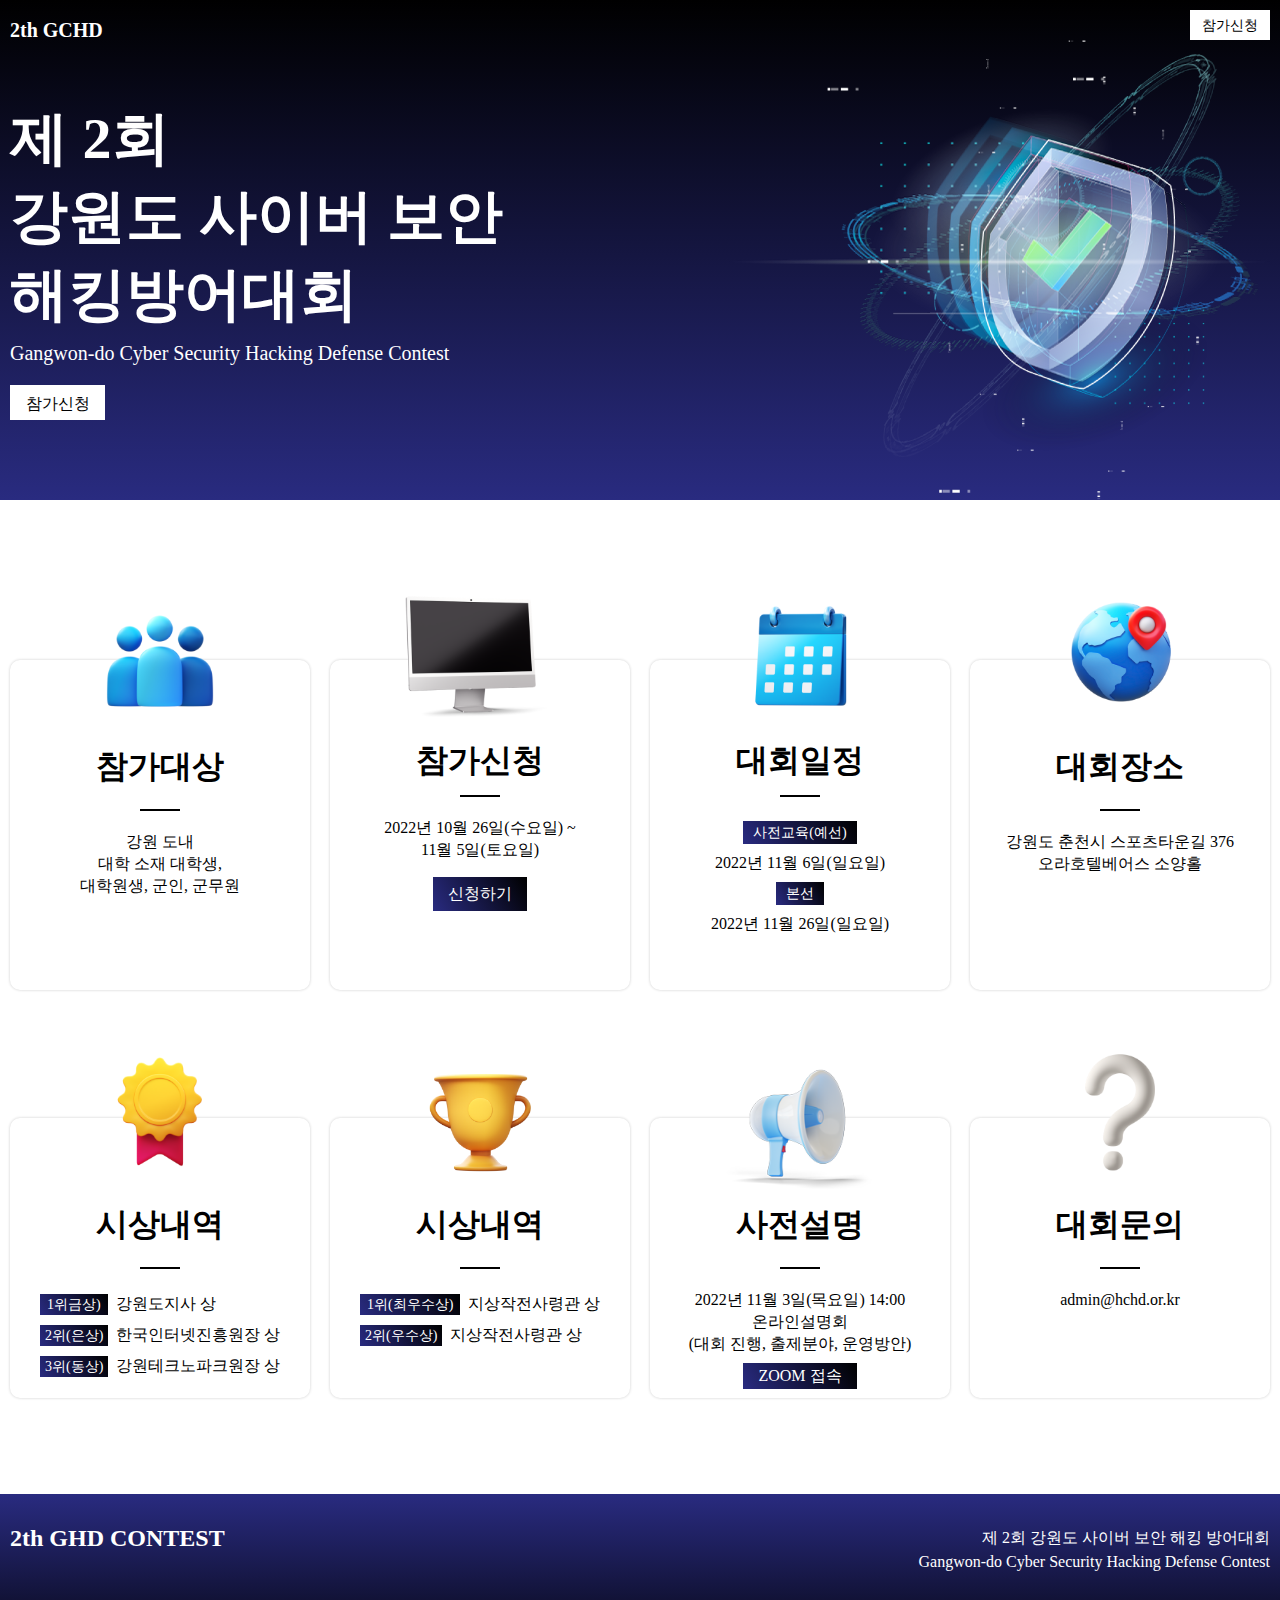
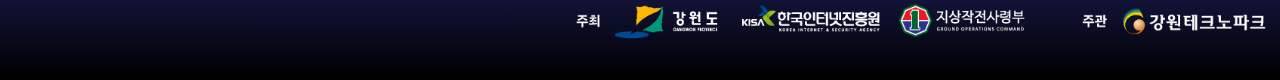
<file: index.html>
<!DOCTYPE html>
<html lang="ko">
<head>
    <meta charset="UTF-8">
    <meta http-equiv="X-UA-Compatible" content="IE=edge">
    <meta name="viewport" content="width=device-width, initial-scale=1.0">
    <link rel="stylesheet" href="style.css">
    <title>제 2회 강원도 사이버 보안 해킹방어대회</title>
</head>
<body>
    <header>
        <nav>
            <ul>
                <a href="#"><li>2th GCHD</li></a>
                <a href="#"><li>참가신청</li></a>
            </ul>
        </nav>
    </header>
    <article>
        <div id="banner">
            <div class="banner_text">
                <h2>제 2회<br>강원도 사이버 보안<br>해킹방어대회</h2>
                <span>Gangwon-do Cyber Security Hacking Defense Contest</span>
                <a href="#">참가신청</a>
            </div>
            <div class="banner_img">
                <img src="img/defense.png" alt="">
            </div>
        </div>
    </article>
    <section class="contest__info">
       <div class="contest_info_size">
            <div class="info__top">
                <div class="target info_box">
                    <h3>참가대상</h3>
                    <hr>
                    <p>강원 도내<br>
                        대학 소재 대학생,<br>
                        대학원생, 군인, 군무원</p>
                </div>
                <div class="app info_box">
                    <h3>참가신청</h3>
                    <hr>
                    <p>2022년 10월 26일(수요일) ~ <br>11월 5일(토요일)</p>
                    <a href="#" alt="참가신청 버튼">신청하기</a>
                </div>
                <div class="schdule info_box">
                    <h3>대회일정</h3>
                    <hr>
                    <span>사전교육(예선)</span>
                    <p>2022년 11월 6일(일요일)</p>
                    <span>본선</span>
                    <p>2022년 11월 26일(일요일)</p>
                </div>
                <div class="place info_box">
                    <h3>대회장소</h3>
                    <hr>
                    <p>강원도 춘천시 스포츠타운길 376<br>
                        오라호텔베어스 소양홀</p>
                </div>
            </div>
            <div class="info__bottom">
                <div class="prize_general info_box">
                    <h3>시상내역</h3>
                    <hr>
                        <p class="prize__1">강원도지사 상</p>
                        <p class="prize__2">한국인터넷진흥원장 상</p>
                        <p class="prize__3">강원테크노파크원장 상</p>
                </div>
                <div class="prize_army info_box">
                    <h3>시상내역</h3>
                    <hr>
                        <p class="prize__4">지상작전사령관 상</p>
                        <p class="prize__5">지상작전사령관 상</p>
                </div>
                <div class="pre info_box">
                    <h3>사전설명</h3>
                    <hr>
                    <p>2022년 11월 3일(목요일) 14:00<br>
                        온라인설명회<br>
                        (대회 진행, 출제분야, 운영방안)<br>
                        <a href="#" alt="ZOOM 접속 링크">ZOOM 접속</a>
                    </p>
                </div>
                <div class="qus info_box">
                    <h3>대회문의</h3>
                    <hr>
                    <p>admin@hchd.or.kr</p>
                </div>
            </div>
       </div>
    </section>
    <footer>
        <div class="footer_size">
            <div class="footer_content">
                <h3>2th GHD CONTEST</h3>
                <P>제 2회 강원도 사이버 보안 해킹 방어대회<br>
                    Gangwon-do Cyber Security Hacking Defense Contest</P>
            </div>
            <img src="img/footer.png" alt="주최 및 주관">
        </div>
    </footer>

<!-- header event -->
<script>
    window.onscroll = function() {myFunction()};
    
    var header = document.querySelector("header");
    var sticky = header.offsetTop;
    
    function myFunction() {
      if (window.pageYOffset > sticky) {
        header.classList.add("sticky");
      } else {
        header.classList.remove("sticky");
      }
    }
    </script>
</body>
</html>
</file>
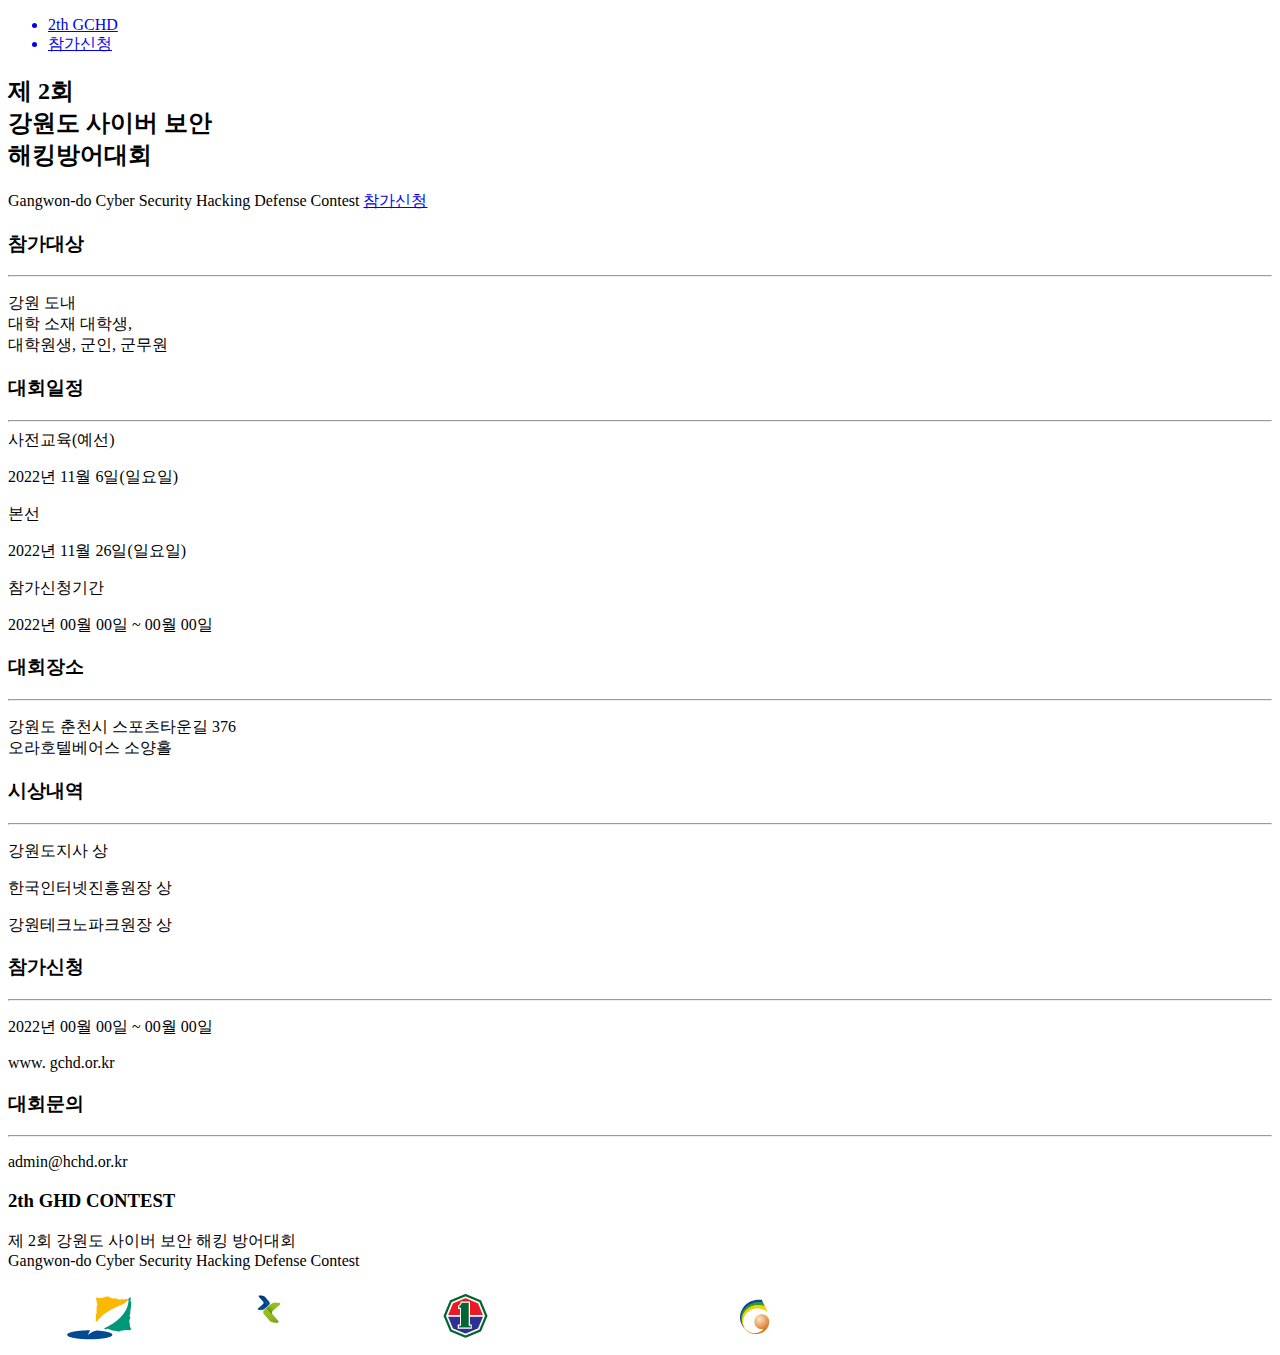
<file: index(test).html>
<!DOCTYPE html>
<html lang="ko">
<head>
    <meta charset="UTF-8">
    <meta http-equiv="X-UA-Compatible" content="IE=edge">
    <meta name="viewport" content="width=device-width, initial-scale=1.0">
    <!-- <link rel="stylesheet" href="style.css"> -->
    <title>제 2회 강원도 사이버 보안 해킹방어대회</title>
</head>
<body>
    <header>
        <nav>
            <ul>
                <a href="#"><li>2th GCHD</li></a>
                <a href="#"><li>참가신청</li></a>
            </ul>
        </nav>
    </header>
    <article>
        <div id="banner">
            <div class="banner_text">
                <h2>제 2회<br>강원도 사이버 보안<br>해킹방어대회</h2>
                <span>Gangwon-do Cyber Security Hacking Defense Contest</span>
                <a href="#">참가신청</a>
            </div>
        </div>
    </article>
    <section class="contest__info">
       <div class="contest_info_size">
            <div class="info__top">
                <div class="target info_box">
                    <h3>참가대상</h3>
                    <hr>
                    <p>강원 도내<br>
                        대학 소재 대학생,<br>
                        대학원생, 군인, 군무원</p>
                </div>
                <div class="schdule info_box">
                    <h3>대회일정</h3>
                    <hr>
                    <span>사전교육(예선)</span>
                    <p>2022년 11월 6일(일요일)</p>
                    <span>본선</span>
                    <p>2022년 11월 26일(일요일)</p>
                    <span>참가신청기간</span>
                    <p>2022년 00월 00일 ~ 00월 00일</p>
                </div>
                <div class="place info_box">
                    <h3>대회장소</h3>
                    <hr>
                    <p>강원도 춘천시 스포츠타운길 376<br>
                        오라호텔베어스 소양홀</p>
                </div>
                <div class="prize info_box">
                    <h3>시상내역</h3>
                    <hr>
                    <p class="prize__1">강원도지사 상</p>
                    <p class="prize__2">한국인터넷진흥원장 상</p>
                    <p class="prize__3">강원테크노파크원장 상</p>
                </div>
            </div>
            <div class="info__bottom">
                <div class="app info_box">
                    <h3>참가신청</h3>
                    <hr>
                    <p>2022년 00월 00일 ~ 00월 00일</p>
                    <span>www. gchd.or.kr</span>
                </div>
                <div class="qus info_box">
                    <h3>대회문의</h3>
                    <hr>
                    <p>admin@hchd.or.kr</p>
                </div>
            </div>
       </div>
    </section>
    <footer>
        <div class="footer_size">
            <div class="footer_content">
                <h3>2th GHD CONTEST</h3>
                <P>제 2회 강원도 사이버 보안 해킹 방어대회<br>
                    Gangwon-do Cyber Security Hacking Defense Contest</P>
            </div>
            <img src="img/footer.png" alt="주최 및 주관">
        </div>
    </footer>

<!-- header event -->
<script>
    window.onscroll = function() {myFunction()};
    
    var header = document.querySelector("header");
    var sticky = header.offsetTop;
    
    function myFunction() {
      if (window.pageYOffset > sticky) {
        header.classList.add("sticky");
      } else {
        header.classList.remove("sticky");
      }
    }
    </script>
</body>
</html>
</file>
<file: style.css>
*{margin: 0; padding: 0; box-sizing: border-box;}

@font-face {
	font-family: 'Gmarket Sans';    font-style: normal;    font-weight: 700;
	src: local('Gmarket Sans Bold'), local('GmarketSans-Bold'),
	url('http://script.ebay.co.kr/fonts/GmarketSansBold.woff2') format('woff2'), /* Chrome 26+, Opera 23+, Firefox 39+ */
	url('http://script.ebay.co.kr/fonts/GmarketSansBold.woff') format('woff'); /* Chrome 6+, Firefox 3.6+, IE 9+, Safari 5.1+ */
}
@font-face {
	font-family: 'Gmarket Sans';    font-style: normal;    font-weight: 500;
	src: local('Gmarket Sans Medium'), local('GmarketSans-Medium'),
	url('http://script.ebay.co.kr/fonts/GmarketSansMedium.woff2') format('woff2'), /* Chrome 26+, Opera 23+, Firefox 39+ */
	url('http://script.ebay.co.kr/fonts/GmarketSansMedium.woff') format('woff'); /* Chrome 6+, Firefox 3.6+, IE 9+, Safari 5.1+ */
}
@font-face {
	font-family: 'Gmarket Sans';    font-style: normal;    font-weight: 300;
	src: local('Gmarket Sans Light'), local('GmarketSans-Light'),
	url('http://script.ebay.co.kr/fonts/GmarketSansLight.woff2') format('woff2'), /* Chrome 26+, Opera 23+, Firefox 39+ */
	url('http://script.ebay.co.kr/fonts/GmarketSansLight.woff') format('woff'); /* Chrome 6+, Firefox 3.6+, IE 9+, Safari 5.1+ */
}
@font-face {
    font-family: 'PyeongChangPeace-Bold';
    src: url('https://cdn.jsdelivr.net/gh/projectnoonnu/noonfonts_2206-02@1.0/PyeongChangPeace-Bold.woff2') format('woff2');
    font-weight: 700;
    font-style: normal;
}

/* 메뉴 */
header{
    width: 100%;
    height: 50px;
    position: absolute;
}
header.sticky{
    position: fixed;
    top: 0;
    background: rgb(0,0,0);
    background: rgba(41,43,128,1);
    animation: dropHeader 0.3s;
    z-index: 999;
}
@keyframes dropHeader {
    0% {
        top:-50px;
    }
    100%{
        top:0;
    }
}
header nav{
    width: 1260px;
    height: 100%;
    margin: 0 auto;
    padding: 10px 0;
}
header nav ul{
    list-style: none;
    font-family: 'Gmarket Sans';
    display: flex;
    justify-content: space-between;
}
header nav ul a{
    text-decoration: none;
    color: white;
}
header nav ul a:first-child{
    font-size: 20px;
    font-weight: 700;
    padding-top: 9px;
}
header nav ul a:last-child{
    font-size: 14px;
    width: 80px;
    height: 30px;
    padding: 7px 0;
    background-color: white;
    color: black;
    text-align: center;
}

/* menu reponsive  */
@media screen and (min-width:768px) and (max-width:1260px){
    header nav{
        width: 768px;
        height: 100%;
        margin: 0 auto;
        padding: 10px 0;
    }
}
@media screen and (min-width:280px) and (max-width:767px){
    header nav{
        width: 280px;
        height: 100%;
        margin: 0 auto;
        padding: 10px 0;
    }
}

/* article */
article{
    width: 100%;
    height: 500px;
    background: rgb(0,0,0);
    background: linear-gradient(180deg, rgba(0,0,0,1) 0%, rgba(41,43,128,1) 100%);
    font-family: 'Gmarket Sans';
}
article #banner{
    display: flex;
    align-items: center;
    width: 1260px;
    height: 100%;
    margin: 0 auto;
    padding: 8px 0;
    justify-content: space-between;
}
article #banner .banner_text{
    margin-top: 20px;
    display: flex;
    flex-direction: column;
}
article #banner .banner_text h2{
    font-size: 58px;
    font-weight: 700;
    color: white;
    margin-bottom: 8px;
}
article #banner .banner_text span{
    font-size: 20px;
    color: white;
}
article #banner .banner_text a{
    color: black;
    text-decoration: none;
    width: 95px;
    height: 35px;
    background-color: white;
    text-align: center;
    padding: 9px 0;
    margin-top: 20px;
}
article #banner .banner_img{
    max-width: 100%;
}
@media screen and (min-width:768px) and (max-width:1260px){
    article{
        width: 100%;
        height: 500px;
        background: rgb(0,0,0);
        background: linear-gradient(180deg, rgba(0,0,0,1) 0%, rgba(41,43,128,1) 100%);
        font-family: 'Gmarket Sans';
    }
    article #banner{
        display: flex;
        align-items: center;
        width: 768px;
        height: 100%;
        margin: 0 auto;
        padding: 8px 0;
    }
    article #banner .banner_img img{
        max-width: 100%;
    }
    article #banner .banner_text h2{
        font-size: 2rem;
        font-weight: 700;
        color: white;
        margin-bottom: 8px;
    }
    article #banner .banner_text span{
        font-size: 1rem;
        color: white;
        line-height: 1.5rem;
    }
}
@media screen and (min-width:280px) and (max-width:767px){
    article{
        background-position: left;
    }
    article #banner{
        display: flex;
        align-items: center;
        width: 280px;
        height: 100%;
        margin: 0 auto;
        padding: 8px 0;
    }
    article #banner .banner_text h2{
        font-size: 2rem;
        font-weight: 700;
        color: white;
        margin-bottom: 8px;
    }
    article #banner .banner_text span{
        font-size: 1rem;
        color: white;
        line-height: 1.5rem;
    }
    article #banner .banner_img{
        display: none;
    }
}

/* 대회정보 #contest_info */
.contest__info{
    width: 100%;
    font-family: 'Gmarket Sans';
    margin-top: 10rem;
}
.contest__info .contest_info_size{
    width: 1260px;
    height: 100%;
    margin: 0 auto;
}
.contest__info .contest_info_size .info__top, .info__bottom{
    display: flex;
    justify-content: space-between;
}
.contest__info .contest_info_size .info__top{
    margin-bottom: 8rem;    
}
.contest__info .contest_info_size .info__top div{
    width: 300px;
    height: 330px;
    border-radius: 10px;
    box-shadow: 0px 0px 3px rgba(0, 0, 0, 0.2);
}
.contest__info .contest_info_size .info__top .target::before{
    content: url("img/people.png");
    height: 175px;
    display: flex;
    justify-content: center;
    margin-top: -90px;
    transform: scale(0.7);
}
.contest__info .contest_info_size .info__top .info_box h3{
    text-align: center;
    font-size: 32px;
    font-weight: 700;
}
.contest__info .contest_info_size .info__top .info_box hr{
    width: 40px;
    border: 1px solid black;
    color: black;
    margin: 20px auto;
}
.contest__info .contest_info_size .info__top .target p, .place p{
    text-align: center;
    line-height: 22px;
}
.contest__info .contest_info_size .info__top .app::before{
    content: url("img/computer.png");
    height: 175px;
    display: flex;
    justify-content: center;
    margin-top: -90px;
    transform: scale(0.7);
}
.contest__info .contest_info_size .info__top .app{
    text-align: center;
    line-height: 30px;
}
.contest__info .contest_info_size .info__top .app p{
    line-height: 22px;
}
.contest__info .contest_info_size .info__top .app a{
    display: inline-block;
    background: linear-gradient(60deg, rgba(41,43,128,1) 0%, rgba(0,0,0,1) 100%);
    color: white;
    padding: 2px 15px;
    font-size: 16px;
    margin-top: 1rem;
    text-decoration: none;
}


.contest__info .contest_info_size .info__top .schdule::before{
    content: url("img/calendar.png");
    height: 175px;
    display: flex;
    justify-content: center;
    margin-top: -90px;
    transform: scale(0.7);
}
.contest__info .contest_info_size .info__top .schdule{
    text-align: center;
    line-height: 30px;
}
.contest__info .contest_info_size .info__top .schdule span{
    background: linear-gradient(60deg, rgba(41,43,128,1) 0%, rgba(0,0,0,1) 100%);
    color: white;
    padding: 4px 10px;
    font-size: 14px;
}
.contest__info .contest_info_size .info__top .place::before{
    content: url("img/globelocation.png");
    height: 175px;
    display: flex;
    justify-content: center;
    margin-top: -90px;
    transform: scale(0.7);
}

@media screen and (min-width:768px) and (max-width:1260px){
    .contest__info .contest_info_size{
        width: 768px;
        height: 100%;
        margin: 0 auto;
    }
    .contest__info .contest_info_size .info__top, .info__bottom{
        display: flex;
        justify-content: space-around;
        flex-wrap:wrap;
    }
    .contest__info .contest_info_size .info__top .info_box{
        margin-bottom: 6rem;
    }
    .contest__info .contest_info_size .info__top{
        margin-bottom: 1rem;    
    }
}
@media screen and (min-width:280px) and (max-width:767px){
    .contest__info .contest_info_size{
        width: 280px;
        height: 100%;
        margin: 0 auto;
    }
    .contest__info .contest_info_size .info__top, .info__bottom{
        display: flex;
        justify-content: space-around;
        flex-wrap:wrap;
    }
    .contest__info .contest_info_size .info__top .info_box{
        margin-bottom: 6rem;
    }
    .contest__info .contest_info_size .info__top{
        margin-bottom: 1rem;    
    }
}

/* 대회정보 #contest_info */
.contest__info .contest_info_size .info__bottom div{
    width: 300px;
    height: 280px;
    border-radius: 10px;
    box-shadow: 0px 0px 3px rgba(0, 0, 0, 0.2);
}
.contest__info .contest_info_size .info__bottom .info_box h3{
    text-align: center;
    font-size: 32px;
    font-weight: 700;
}
.contest__info .contest_info_size .info__bottom .info_box hr{
    width: 40px;
    border: 1px solid black;
    color: black;
    margin: 20px auto;
}
.contest__info .contest_info_size .info__bottom .prize_general::before{
    content: url("img/prize.png");
    height: 175px;
    display: flex;
    justify-content: center;
    margin-top: -90px;
    transform: scale(0.7);
}
.contest__info .contest_info_size .info__bottom .prize_general p{
    line-height: 30px;
    margin-left: 30px;
}
.contest__info .contest_info_size .info__bottom .prize_general .prize__1::before{
    content: "1위금상)";
    background: linear-gradient(60deg, rgba(41,43,128,1) 0%, rgba(0,0,0,1) 100%);
    color: white;
    padding: 3px 7px;
    text-align: center;
    font-size: 14px;
    margin-right: 8px;
}
.contest__info .contest_info_size .info__bottom .prize_general .prize__2::before{
    content: "2위(은상)";
    background: linear-gradient(60deg, rgba(41,43,128,1) 0%, rgba(0,0,0,1) 100%);
    color: white;
    padding: 3px 5px;
    text-align: center;
    font-size: 14px;
    margin-right: 8px;
}
.contest__info .contest_info_size .info__bottom .prize_general .prize__3::before{
    content: "3위(동상)";
    background: linear-gradient(60deg, rgba(41,43,128,1) 0%, rgba(0,0,0,1) 100%);
    color: white;
    padding: 3px 5px;
    text-align: center;
    font-size: 14px;
    margin-right: 8px;
}
.contest__info .contest_info_size .info__bottom .prize_army::before{
    content: url("img/trophy.png");
    height: 175px;
    display: flex;
    justify-content: center;
    margin-top: -90px;
    transform: scale(0.6);
}
.contest__info .contest_info_size .info__bottom .prize_army p{
    line-height: 30px;
    margin-left: 30px;
}
.contest__info .contest_info_size .info__bottom .prize_army .prize__4::before{
    content: "1위(최우수상)";
    background: linear-gradient(60deg, rgba(41,43,128,1) 0%, rgba(0,0,0,1) 100%);
    color: white;
    padding: 3px 7px;
    text-align: center;
    font-size: 14px;
    margin-right: 8px;
}
.contest__info .contest_info_size .info__bottom .prize_army .prize__5::before{
    content: "2위(우수상)";
    background: linear-gradient(60deg, rgba(41,43,128,1) 0%, rgba(0,0,0,1) 100%);
    color: white;
    padding: 3px 5px;
    text-align: center;
    font-size: 14px;
    margin-right: 8px;
}
.contest__info .contest_info_size .info__bottom .pre::before{
    content: url("img/Megaphone.png");
    height: 175px;
    display: flex;
    justify-content: center;
    margin-top: -90px;
    transform: scale(0.8);
}
.contest__info .contest_info_size .info__bottom .pre p{
    text-align: center;
    line-height: 22px;
}
.contest__info .contest_info_size .info__bottom .pre a{
    display: inline-block;
    background: linear-gradient(60deg, rgba(41,43,128,1) 0%, rgba(0,0,0,1) 100%);
    color: white;
    padding: 2px 15px;
    font-size: 16px;
    margin-top: 0.5rem;
    text-decoration: none;
}
.contest__info .contest_info_size .info__bottom .qus::before{
    content: url("img/question.png");
    height: 175px;
    display: flex;
    justify-content: center;
    margin-top: -90px;
    transform: scale(0.7);
}
.contest__info .contest_info_size .info__bottom .info_box h3{
    text-align: center;
    font-size: 32px;
    font-weight: 700;
}
.contest__info .contest_info_size .info__bottom .info_box hr{
    width: 40px;
    border: 1px solid black;
    color: black;
    margin: 20px auto;
}
.contest__info .contest_info_size .info__bottom .qus p{
    text-align: center;
    line-height: 22px;
}

@media screen and (min-width:768px) and (max-width:1260px){
    .contest__info .contest_info_size .info__bottom div{

        margin-bottom: 7rem;
    }
    .contest__info .contest_info_size .info__bottom div:last-child{
        width: 619px;
        height: 258px;
        border-radius: 10px;
        box-shadow: 0px 0px 3px rgba(0, 0, 0, 0.2);
        margin-bottom: 0rem;
    }
}
@media screen and (min-width:280px) and (max-width:767px){
    .contest__info .contest_info_size .info__bottom div{
        margin-bottom: 7rem;
    }
    .contest__info .contest_info_size .info__bottom div:last-child{
        margin-bottom: 0rem;
    }
}

/* footer 시작 */
footer{
    background: rgb(0,0,0);
    background: linear-gradient(180deg, rgba(41,43,128,1) 0%, rgba(0,0,0,1) 100%);
    margin-top: 6rem;
    
}
footer .footer_size{
    width: 1260px;
    margin: 0 auto;
    color: white;
    padding: 2rem 0;
    font-family: 'Gmarket Sans';
    text-align: right;
    line-height: 1.5rem;
}
footer .footer_size .footer_content{
    display: flex;
    justify-content: space-between;
    margin-bottom: 1.5rem;
}
footer .footer_size .footer_content h3{
    font-size: 1.5rem;
}
footer .footer_size img{
    width: 700px;
    max-width: 100%;
}
@media screen and (min-width:768px) and (max-width:1260px){
    footer .footer_size{
        width: 768px;

    }
}
@media screen and (min-width:280px) and (max-width:767px){
    footer .footer_size{
        width: 280px;
    }
    footer .footer_size .footer_content{
        display: flex;
        flex-direction: column;
        justify-content: space-between;
        margin-bottom: 1.5rem;
        text-align: center;
        word-break: keep-all;
    }
    footer .footer_size .footer_content h3{
        margin-bottom: 1rem;
    }
    footer .footer_size img{
        display: block;
        margin: 0 auto;
    }
}
</file>
